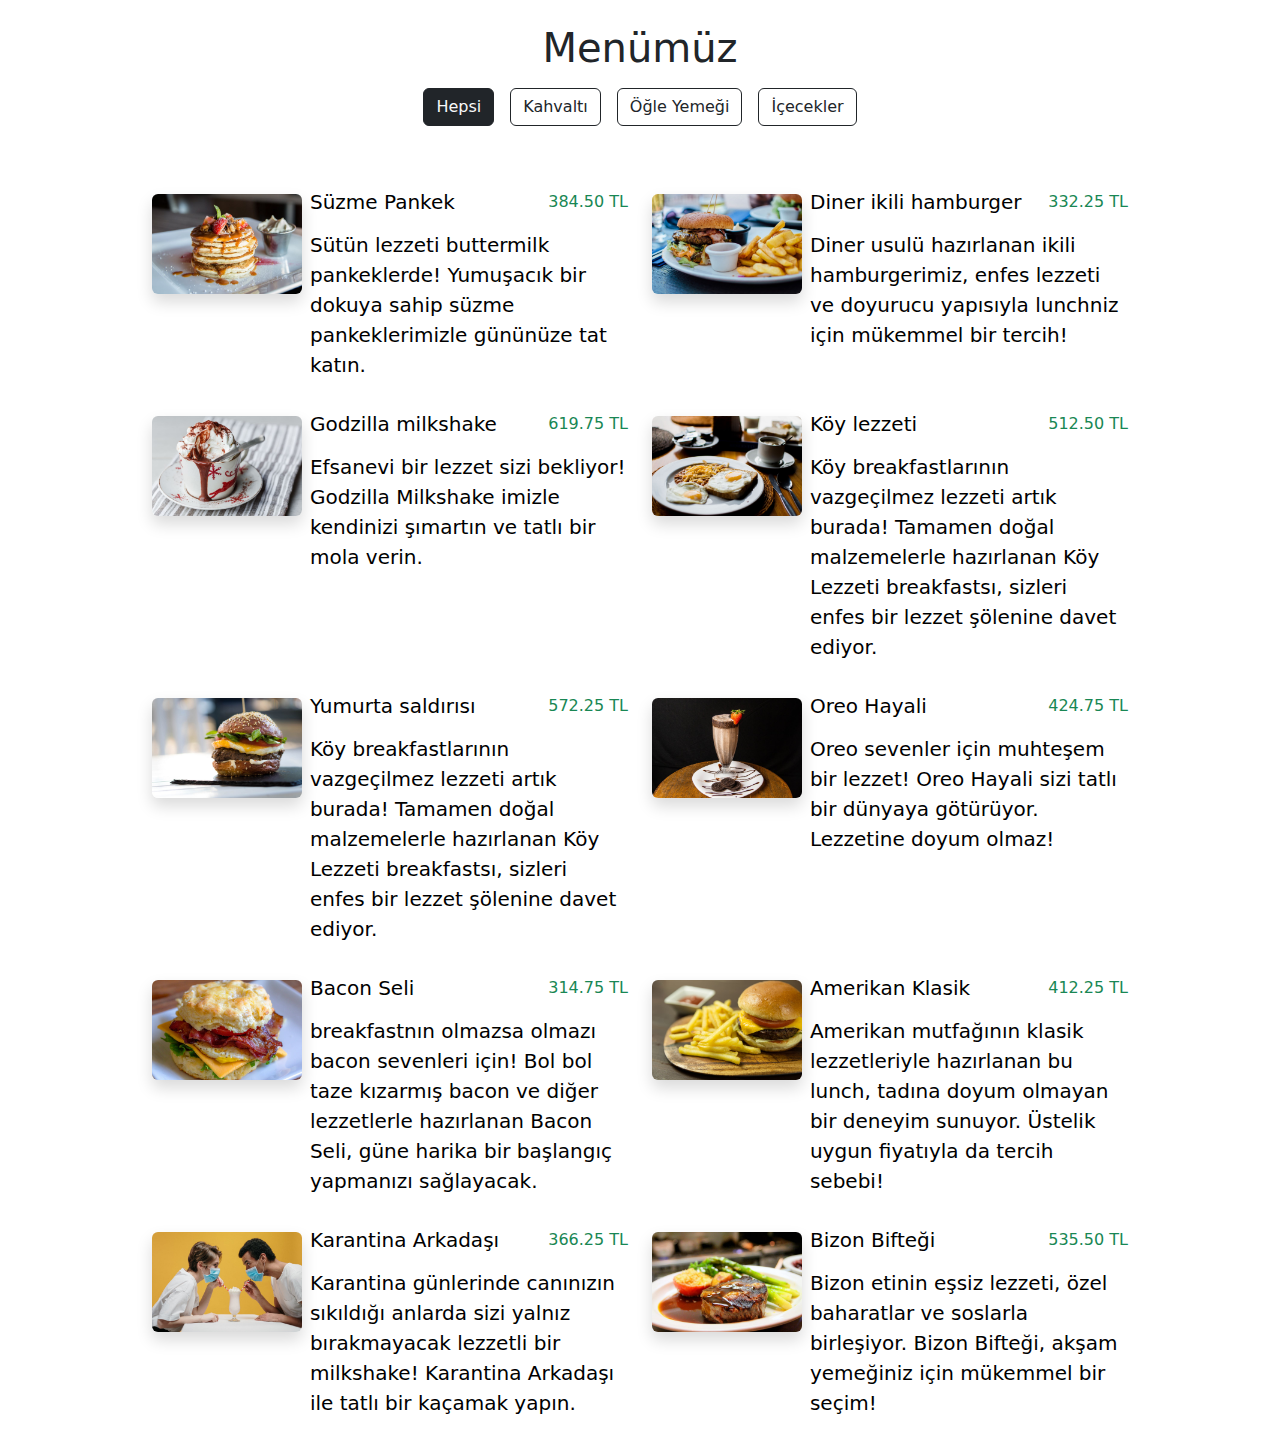
<file: index.html>
<!DOCTYPE html>
<html lang="en">
  <head>
    <meta charset="UTF-8" />
    <meta name="viewport" content="width=device-width, initial-scale=1.0" />
    <title>Restaurant Menu</title>
    <link rel="stylesheet" href="style.css" />
    <link
      href="https://cdn.jsdelivr.net/npm/bootstrap@5.3.3/dist/css/bootstrap.min.css"
      rel="stylesheet"
      integrity="sha384-QWTKZyjpPEjISv5WaRU9OFeRpok6YctnYmDr5pNlyT2bRjXh0JMhjY6hW+ALEwIH"
      crossorigin="anonymous"
    />
    <link rel="shortcut icon" href="images/favicon.png" type="image/x-icon">
  </head>
  <body>
    <h1 class="text-center mt-4">Menümüz</h1>

    <div
      class="d-flex justify-content-center gap-3 mt-3 align-items-center"
      id="buttons-area"
    >
      <button
        class="btn btn-outline-dark filter-btn bg-dark text-light"
        data-category="all"
      >
        Hepsi
      </button>
      <button class="btn btn-outline-dark filter-btn" data-category="breakfast">
        Kahvalti
      </button>
      <button class="btn btn-outline-dark filter-btn" data-category="lunch">
        Ogle Yemegi
      </button>
      <button class="btn btn-outline-dark filter-btn" data-category="shakes">
        Icecekler
      </button>
    </div>

    <div
      class="row justify-content-center mt-5"
      id="menu-area"
    >
      <a
        href="productDetail.html?id=2"
        class="text-decoration-none text-black d-flex flex-column flex-md-row gap-2" id="card"
      >
        <img src="images/item-2.jpeg" alt="" class="rounded shadow" />
        <div>
          <div class="d-flex justify-content-between">
            <h5>All-American Classic</h5>
            <p class="text-success">209.85TL</p>
          </div>
          <p class="lead">
            The All-American Classic burger is typically made with a juicy beef
            patty, melty American cheese, crisp lettuce, fresh tomato, crunchy
            pickles, and tangy onions, all sandwiched between a soft, toasted
            bun.
          </p>
        </div>
      </a>
      <a
        href="productDetail.html?id=2"
        class="text-decoration-none text-black d-flex flex-column flex-md-row gap-2" id="card"
      >
        <img src="images/item-2.jpeg" alt="" class="rounded shadow" />
        <div>
          <div class="d-flex justify-content-between">
            <h5>All-American Classic</h5>
            <p class="text-success">209.85TL</p>
          </div>
          <p class="lead">
            The All-American Classic burger is typically made with a juicy beef
            patty, melty American cheese, crisp lettuce, fresh tomato, crunchy
            pickles, and tangy onions, all sandwiched between a soft, toasted
            bun.
          </p>
        </div>
      </a>
      <a
        href="productDetail.html?id=2"
        class="text-decoration-none text-black d-flex flex-column flex-md-row gap-2" id="card"
      >
        <img src="images/item-2.jpeg" alt="" class="rounded shadow" />
        <div>
          <div class="d-flex justify-content-between">
            <h5>All-American Classic</h5>
            <p class="text-success">209.85TL</p>
          </div>
          <p class="lead">
            The All-American Classic burger is typically made with a juicy beef
            patty, melty American cheese, crisp lettuce, fresh tomato, crunchy
            pickles, and tangy onions, all sandwiched between a soft, toasted
            bun.
          </p>
        </div>
      </a>
      <a
        href="productDetail.html?id=2"
        class="text-decoration-none text-black d-flex flex-column flex-md-row gap-2" id="card"
      >
        <img src="images/item-2.jpeg" alt="" class="rounded shadow" />
        <div>
          <div class="d-flex justify-content-between">
            <h5>All-American Classic</h5>
            <p class="text-success">209.85TL</p>
          </div>
          <p class="lead">
            The All-American Classic burger is typically made with a juicy beef
            patty, melty American cheese, crisp lettuce, fresh tomato, crunchy
            pickles, and tangy onions, all sandwiched between a soft, toasted
            bun.
          </p>
        </div>
      </a>
      <a
      href="productDetail.html?id=2"
      class="text-decoration-none text-black d-flex flex-column flex-md-row gap-2" id="card"
    >
      <img src="images/item-2.jpeg" alt="" class="rounded shadow" />
      <div>
        <div class="d-flex justify-content-between">
          <h5>All-American Classic</h5>
          <p class="text-success">209.85TL</p>
        </div>
        <p class="lead">
          The All-American Classic burger is typically made with a juicy beef
          patty, melty American cheese, crisp lettuce, fresh tomato, crunchy
          pickles, and tangy onions, all sandwiched between a soft, toasted
          bun.
        </p>
      </div>
    </a>
    <a
      href="productDetail.html?id=2"
      class="text-decoration-none text-black d-flex flex-column flex-md-row gap-2" id="card"
    >
      <img src="images/item-2.jpeg" alt="" class="rounded shadow" />
      <div>
        <div class="d-flex justify-content-between">
          <h5>All-American Classic</h5>
          <p class="text-success">209.85TL</p>
        </div>
        <p class="lead">
          The All-American Classic burger is typically made with a juicy beef
          patty, melty American cheese, crisp lettuce, fresh tomato, crunchy
          pickles, and tangy onions, all sandwiched between a soft, toasted
          bun.
        </p>
      </div>
    </a>
    </div>

    <script
      src="https://cdn.jsdelivr.net/npm/bootstrap@5.3.3/dist/js/bootstrap.bundle.min.js"
      integrity="sha384-YvpcrYf0tY3lHB60NNkmXc5s9fDVZLESaAA55NDzOxhy9GkcIdslK1eN7N6jIeHz"
      crossorigin="anonymous"
    ></script>
    <script src="main.js" type="module"></script>
  </body>
</html>
</file>
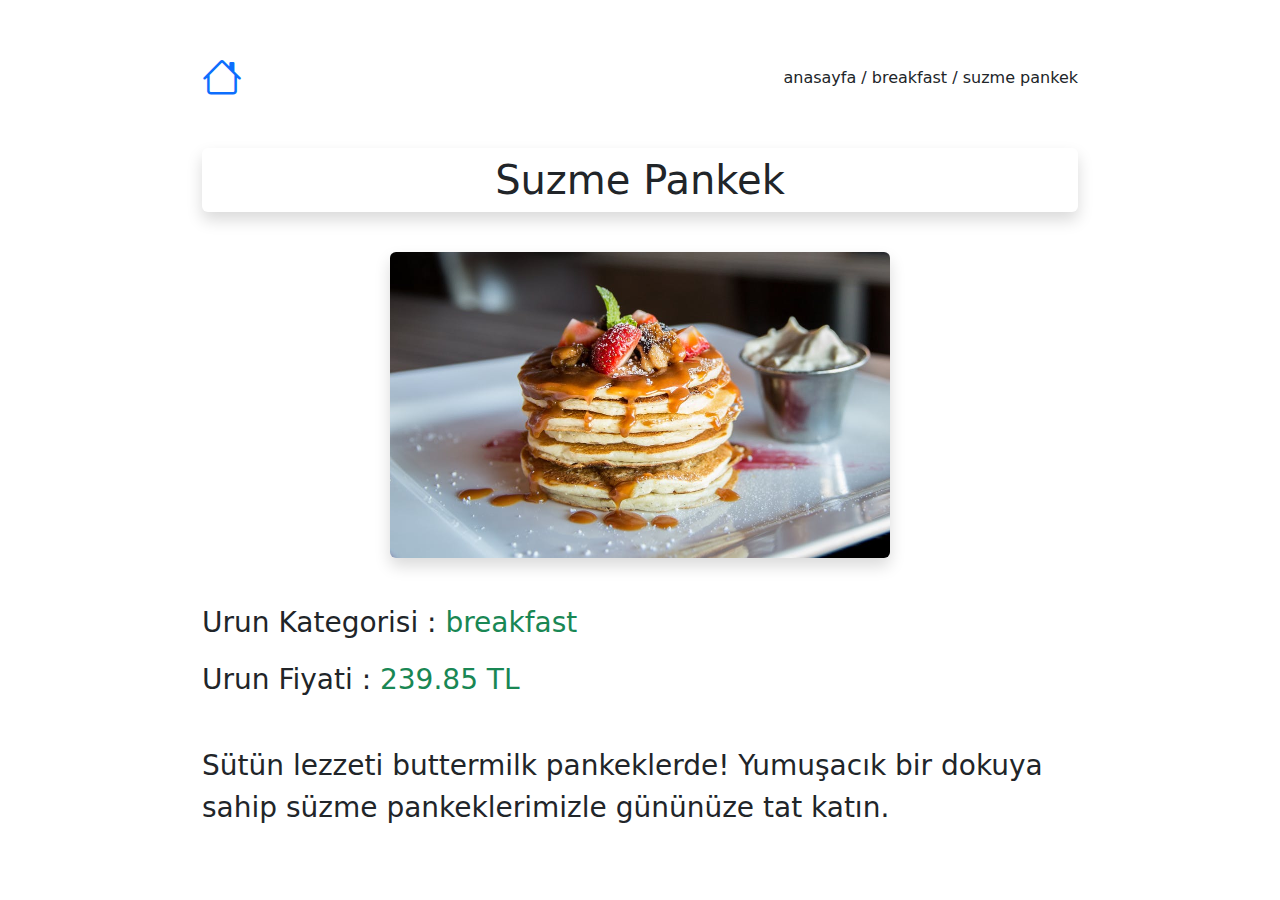
<file: productDetail.html>
<!DOCTYPE html>
<html lang="en">
  <head>
    <meta charset="UTF-8" />
    <meta name="viewport" content="width=device-width, initial-scale=1.0" />
    <title>Product Detail</title>
    <link rel="stylesheet" href="style.css" />
    <link
      href="https://cdn.jsdelivr.net/npm/bootstrap@5.3.3/dist/css/bootstrap.min.css"
      rel="stylesheet"
      integrity="sha384-QWTKZyjpPEjISv5WaRU9OFeRpok6YctnYmDr5pNlyT2bRjXh0JMhjY6hW+ALEwIH"
      crossorigin="anonymous"
    />
    <link
      rel="stylesheet"
      href="https://cdn.jsdelivr.net/npm/bootstrap-icons@1.11.3/font/bootstrap-icons.min.css"
    />
    <link rel="shortcut icon" href="images/favicon.png" type="image/x-icon">
  </head>
  <body>
    <div style="max-width: 900px;" id="outlet" class="container my-5 d-flex flex-column gap-4">
      <div class="d-flex justify-content-between align-items-center">
        <a href="/"><i class="bi bi-house fs-1"></i> </a>
        <div>anasayfa / breakfast / suzme pankek</div>
      </div>
      <h1 class="text-center my-3 shadow p-2 rounded">Suzme Pankek</h1>
      <div class="d-flex align-items-center justify-content-center">
        <img
          src="images/item-1.jpeg"
          alt=""
          style="max-width: 500px"
          class="img-fluid shadow rounded"
        />
      </div>
      <div>
        <h3 class="my-4">Urun Kategorisi : <span class="text-success">breakfast</span></h3>
        <h3 class="my-4">Urun Fiyati : <span class="text-success">239.85 TL</span></h3>
      </div>
      <p class="lead fs-3">
        Sütün lezzeti buttermilk pankeklerde! Yumuşacık bir dokuya sahip süzme
        pankeklerimizle gününüze tat katın.
      </p>
    </div>

    <script src="./js/details.js" type="module"></script>
  </body>
</html>
</file>
<file: style.css>
* {
  margin: 0;
  padding: 0;
  box-sizing: border-box;
}
 body{
  overflow-x: hidden;
}

#card {
  max-width: 500px;
}

#card img {
  width: 150px;
  height: 100px;
}

@media (max-width: 760px) {
  #card {
    max-width: 400px;
  }

  #card img {
    width: 100%;
    height: 240px;
  }
}
</file>
